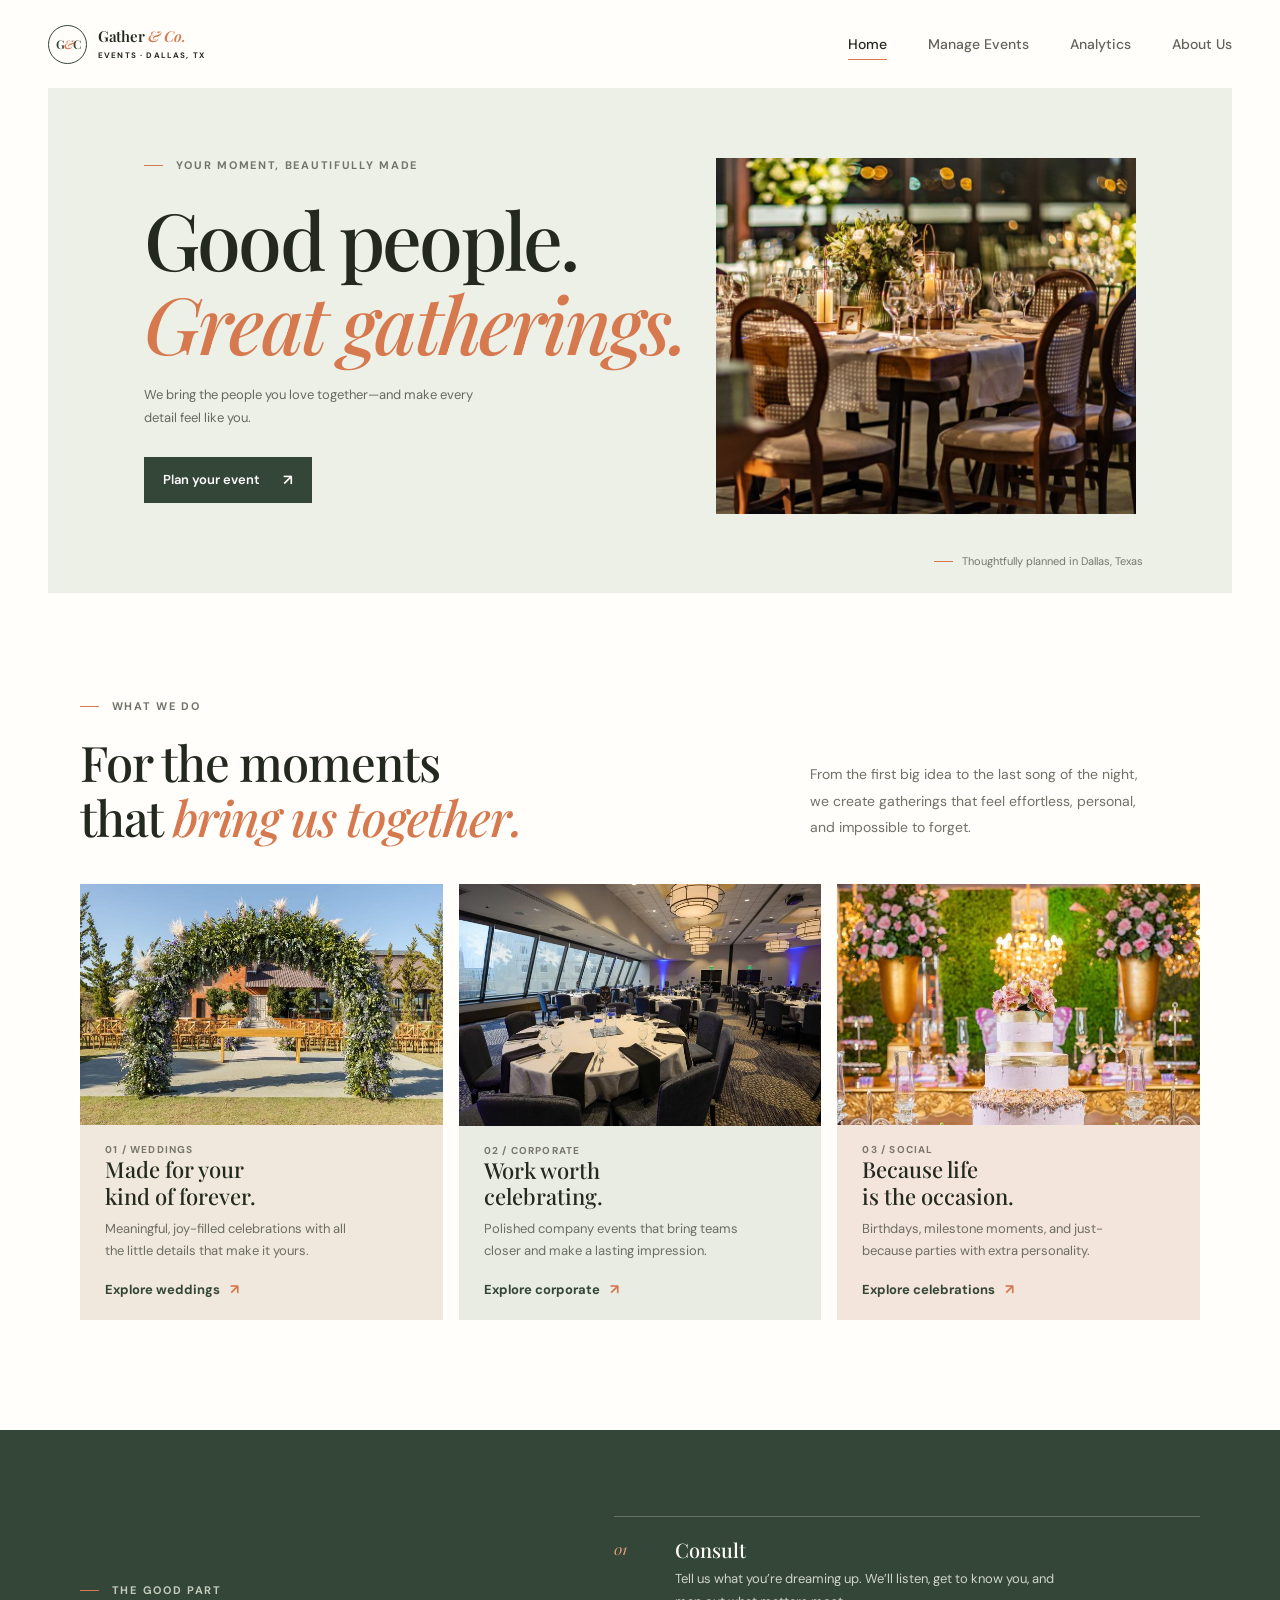
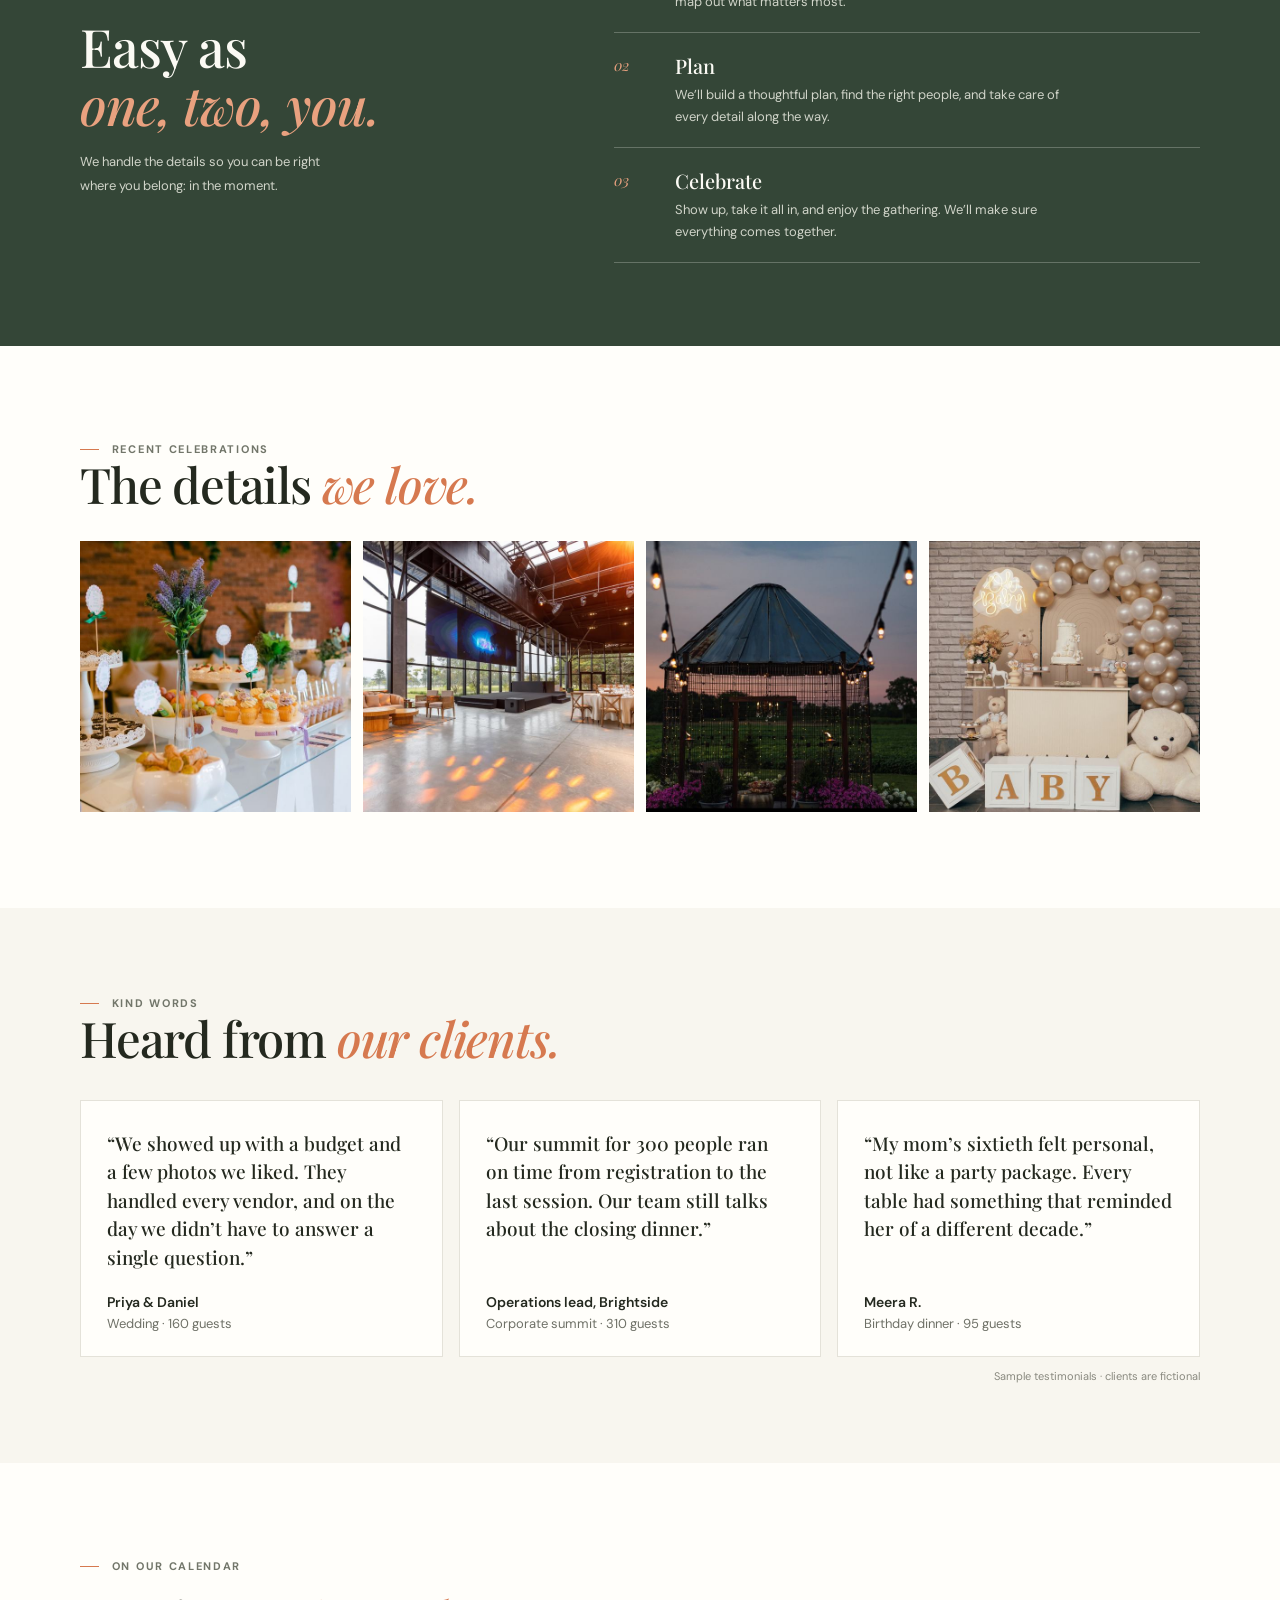
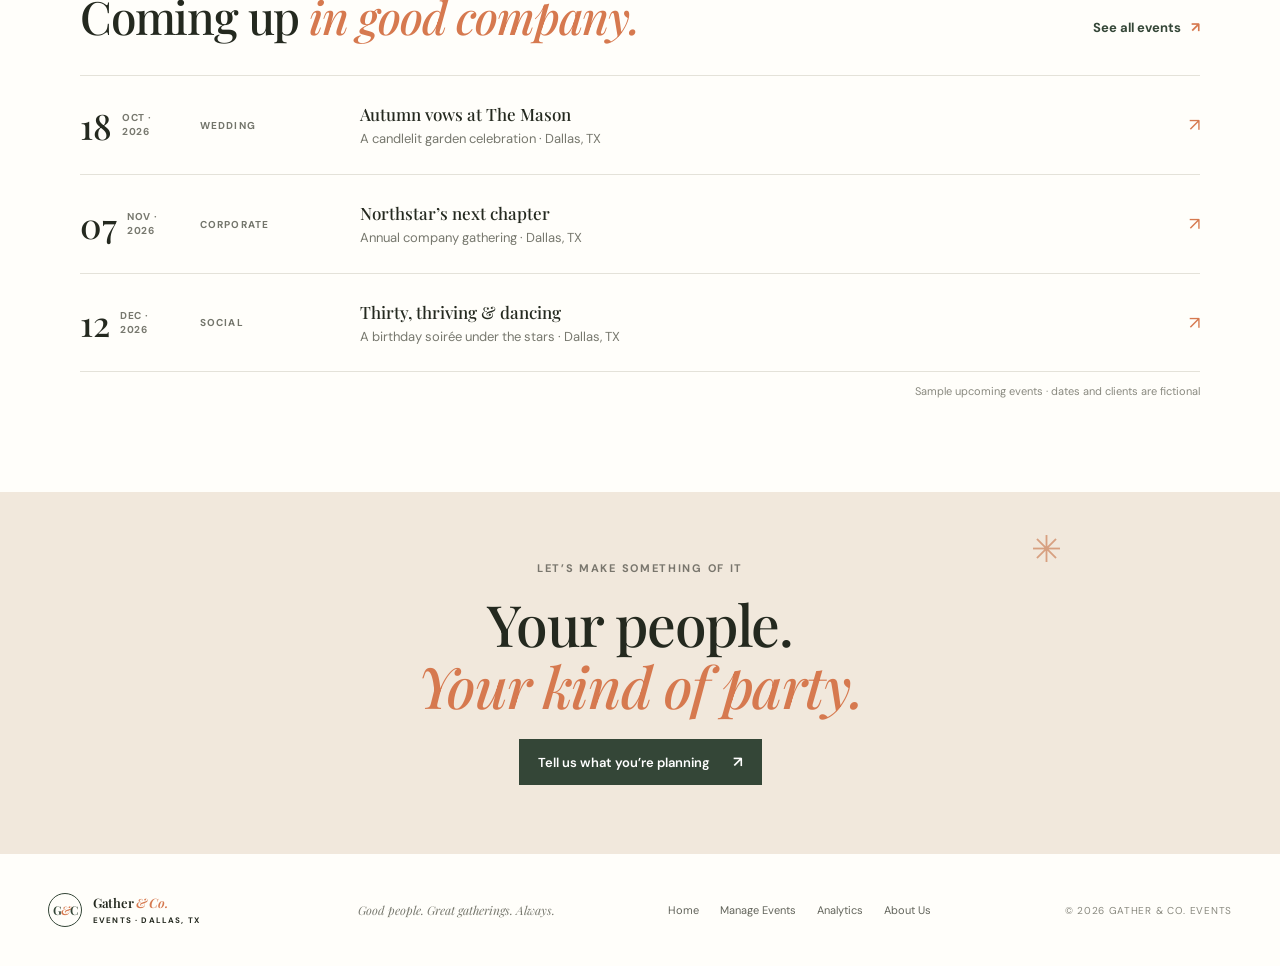
<file: index.html>
<!doctype html>
<html lang="en">
<head>
  <meta charset="utf-8">
  <meta name="viewport" content="width=device-width, initial-scale=1">
  <meta name="description" content="Gather & Co. Events plans thoughtful weddings, corporate gatherings, and celebrations in Dallas, Texas.">
  <title>Gather &amp; Co. Events | Dallas Event Planning</title>
  <link rel="preconnect" href="https://fonts.googleapis.com">
  <link rel="preconnect" href="https://fonts.gstatic.com" crossorigin>
  <link rel="stylesheet" href="https://fonts.googleapis.com/css2?family=DM+Sans:wght@400;500;600;700&family=Playfair+Display:ital,wght@0,500;0,600;0,700;1,500;1,600&display=swap">
  <link rel="stylesheet" href="css/style.css">
</head>
<body>
  <header class="site-header">
    <a class="brand" href="index.html" aria-label="Gather & Co. Events home">
      <span class="brand-mark" aria-hidden="true">G<span>&amp;</span>C</span>
      <span class="brand-name">Gather <span>&amp; Co.</span><small>EVENTS · DALLAS, TX</small></span>
    </a>
    <nav class="main-nav" aria-label="Main navigation">
      <a class="active" href="index.html" aria-current="page">Home</a>
      <a href="manageevents.html">Manage Events</a>
      <a href="analytics.html">Analytics</a>
      <a href="aboutus.html">About Us</a>
    </nav>
  </header>

  <main>
    <section class="hero">
      <div class="hero-content">
        <p class="eyebrow"><span></span> YOUR MOMENT, BEAUTIFULLY MADE</p>
        <h1>Good people.<br><em>Great gatherings.</em></h1>
        <p class="hero-copy">We bring the people you love together—and make every detail feel like you.</p>
        <a class="button button-dark" href="manageevents.html">Plan your event <span aria-hidden="true">↗</span></a>
      </div>
      <div class="hero-art">
        <img src="img/hero.jpg" alt="Candlelit reception tables with white flowers and wooden cane-back chairs" width="900" height="780" fetchpriority="high">
      </div>
      <div class="hero-note"><span class="note-line"></span> Thoughtfully planned in Dallas, Texas</div>
    </section>

    <section class="intro section-wrap">
      <p class="eyebrow"><span></span> WHAT WE DO</p>
      <div class="intro-heading">
        <h2>For the moments<br>that <em>bring us together.</em></h2>
        <p>From the first big idea to the last song of the night, we create gatherings that feel effortless, personal, and impossible to forget.</p>
      </div>
      <div class="service-grid">
        <article class="service-card wedding">
          <img class="service-photo" src="img/wedding.jpg" alt="Outdoor wedding ceremony with a greenery and lavender floral arch" width="720" height="480" loading="lazy">
          <div class="service-index">01 / WEDDINGS</div>
          <h3>Made for your<br>kind of forever.</h3>
          <p>Meaningful, joy-filled celebrations with all the little details that make it yours.</p>
          <a class="text-link" href="manageevents.html?type=Wedding">Explore weddings <span aria-hidden="true">↗</span></a>
        </article>
        <article class="service-card corporate">
          <img class="service-photo" src="img/corporate.jpg" alt="Ballroom set for a corporate dinner with round tables" width="720" height="480" loading="lazy">
          <div class="service-index">02 / CORPORATE</div>
          <h3>Work worth<br>celebrating.</h3>
          <p>Polished company events that bring teams closer and make a lasting impression.</p>
          <a class="text-link" href="manageevents.html?type=Corporate">Explore corporate <span aria-hidden="true">↗</span></a>
        </article>
        <article class="service-card social">
          <img class="service-photo" src="img/social.jpg" alt="Birthday dessert table with a tiered pink cake and roses" width="720" height="480" loading="lazy">
          <div class="service-index">03 / SOCIAL</div>
          <h3>Because life<br>is the occasion.</h3>
          <p>Birthdays, milestone moments, and just-because parties with extra personality.</p>
          <a class="text-link" href="manageevents.html?type=Birthday/Social">Explore celebrations <span aria-hidden="true">↗</span></a>
        </article>
      </div>
    </section>

    <section class="process">
      <div class="section-wrap process-inner">
        <div class="process-heading">
          <p class="eyebrow"><span></span> THE GOOD PART</p>
          <h2>Easy as<br><em>one, two, you.</em></h2>
          <p>We handle the details so you can be right where you belong: in the moment.</p>
        </div>
        <div class="steps">
          <article class="step">
            <span class="step-number">01</span>
            <div><h3>Consult</h3><p>Tell us what you’re dreaming up. We’ll listen, get to know you, and map out what matters most.</p></div>
          </article>
          <article class="step">
            <span class="step-number">02</span>
            <div><h3>Plan</h3><p>We’ll build a thoughtful plan, find the right people, and take care of every detail along the way.</p></div>
          </article>
          <article class="step">
            <span class="step-number">03</span>
            <div><h3>Celebrate</h3><p>Show up, take it all in, and enjoy the gathering. We’ll make sure everything comes together.</p></div>
          </article>
        </div>
      </div>
    </section>

    <section class="gallery section-wrap" aria-labelledby="gallery-title">
      <div class="gallery-top">
        <p class="eyebrow"><span></span> RECENT CELEBRATIONS</p>
        <h2 id="gallery-title">The details <em>we love.</em></h2>
      </div>
      <div class="gallery-grid">
        <img src="img/gallery1.jpg" alt="Dessert table with mini cupcakes, pastries, and fruit" width="600" height="600" loading="lazy">
        <img src="img/gallery2.jpg" alt="Event hall with a stage, large screen, and dinner tables" width="600" height="600" loading="lazy">
        <img src="img/gallery3.jpg" alt="Outdoor lounge under string lights at dusk" width="600" height="600" loading="lazy">
        <img src="img/gallery4.jpg" alt="Baby shower dessert table with a gold and white balloon arch" width="600" height="600" loading="lazy">
      </div>
    </section>

    <section class="testimonials" aria-labelledby="testimonials-title">
      <div class="section-wrap">
        <p class="eyebrow"><span></span> KIND WORDS</p>
        <h2 id="testimonials-title">Heard from <em>our clients.</em></h2>
        <div class="testimonial-grid">
          <figure class="testimonial">
            <blockquote>“We showed up with a budget and a few photos we liked. They handled every vendor, and on the day we didn’t have to answer a single question.”</blockquote>
            <figcaption><strong>Priya &amp; Daniel</strong><span>Wedding · 160 guests</span></figcaption>
          </figure>
          <figure class="testimonial">
            <blockquote>“Our summit for 300 people ran on time from registration to the last session. Our team still talks about the closing dinner.”</blockquote>
            <figcaption><strong>Operations lead, Brightside</strong><span>Corporate summit · 310 guests</span></figcaption>
          </figure>
          <figure class="testimonial">
            <blockquote>“My mom’s sixtieth felt personal, not like a party package. Every table had something that reminded her of a different decade.”</blockquote>
            <figcaption><strong>Meera R.</strong><span>Birthday dinner · 95 guests</span></figcaption>
          </figure>
        </div>
        <p class="sample-note">Sample testimonials · clients are fictional</p>
      </div>
    </section>

    <section class="upcoming section-wrap">
      <div class="upcoming-top">
        <div>
          <p class="eyebrow"><span></span> ON OUR CALENDAR</p>
          <h2>Coming up <em>in good company.</em></h2>
        </div>
        <a class="text-link" href="manageevents.html">See all events <span aria-hidden="true">↗</span></a>
      </div>
      <div class="event-list">
        <a class="event-row" href="manageevents.html">
          <div class="event-date"><strong>18</strong><span>OCT · 2026</span></div>
          <div class="event-type">WEDDING</div>
          <div class="event-details"><h3>Autumn vows at The Mason</h3><p>A candlelit garden celebration · Dallas, TX</p></div>
          <span class="event-arrow" aria-hidden="true">↗</span>
        </a>
        <a class="event-row" href="manageevents.html">
          <div class="event-date"><strong>07</strong><span>NOV · 2026</span></div>
          <div class="event-type">CORPORATE</div>
          <div class="event-details"><h3>Northstar’s next chapter</h3><p>Annual company gathering · Dallas, TX</p></div>
          <span class="event-arrow" aria-hidden="true">↗</span>
        </a>
        <a class="event-row" href="manageevents.html">
          <div class="event-date"><strong>12</strong><span>DEC · 2026</span></div>
          <div class="event-type">SOCIAL</div>
          <div class="event-details"><h3>Thirty, thriving &amp; dancing</h3><p>A birthday soirée under the stars · Dallas, TX</p></div>
          <span class="event-arrow" aria-hidden="true">↗</span>
        </a>
      </div>
      <p class="sample-note">Sample upcoming events · dates and clients are fictional</p>
    </section>

    <section class="contact-cta">
      <div class="cta-spark" aria-hidden="true">✳</div>
      <p class="eyebrow">LET’S MAKE SOMETHING OF IT</p>
      <h2>Your people.<br><em>Your kind of party.</em></h2>
      <a class="button button-light" href="manageevents.html">Tell us what you’re planning <span aria-hidden="true">↗</span></a>
    </section>
  </main>

  <footer class="site-footer">
    <a class="brand footer-brand" href="index.html">
      <span class="brand-mark" aria-hidden="true">G<span>&amp;</span>C</span>
      <span class="brand-name">Gather <span>&amp; Co.</span><small>EVENTS · DALLAS, TX</small></span>
    </a>
    <p>Good people. Great gatherings. Always.</p>
    <div class="footer-links">
      <a href="index.html" aria-current="page">Home</a>
      <a href="manageevents.html">Manage Events</a>
      <a href="analytics.html">Analytics</a>
      <a href="aboutus.html">About Us</a>
    </div>
    <small class="copyright">© 2026 GATHER &amp; CO. EVENTS</small>
  </footer>
</body>
</html>
</file>
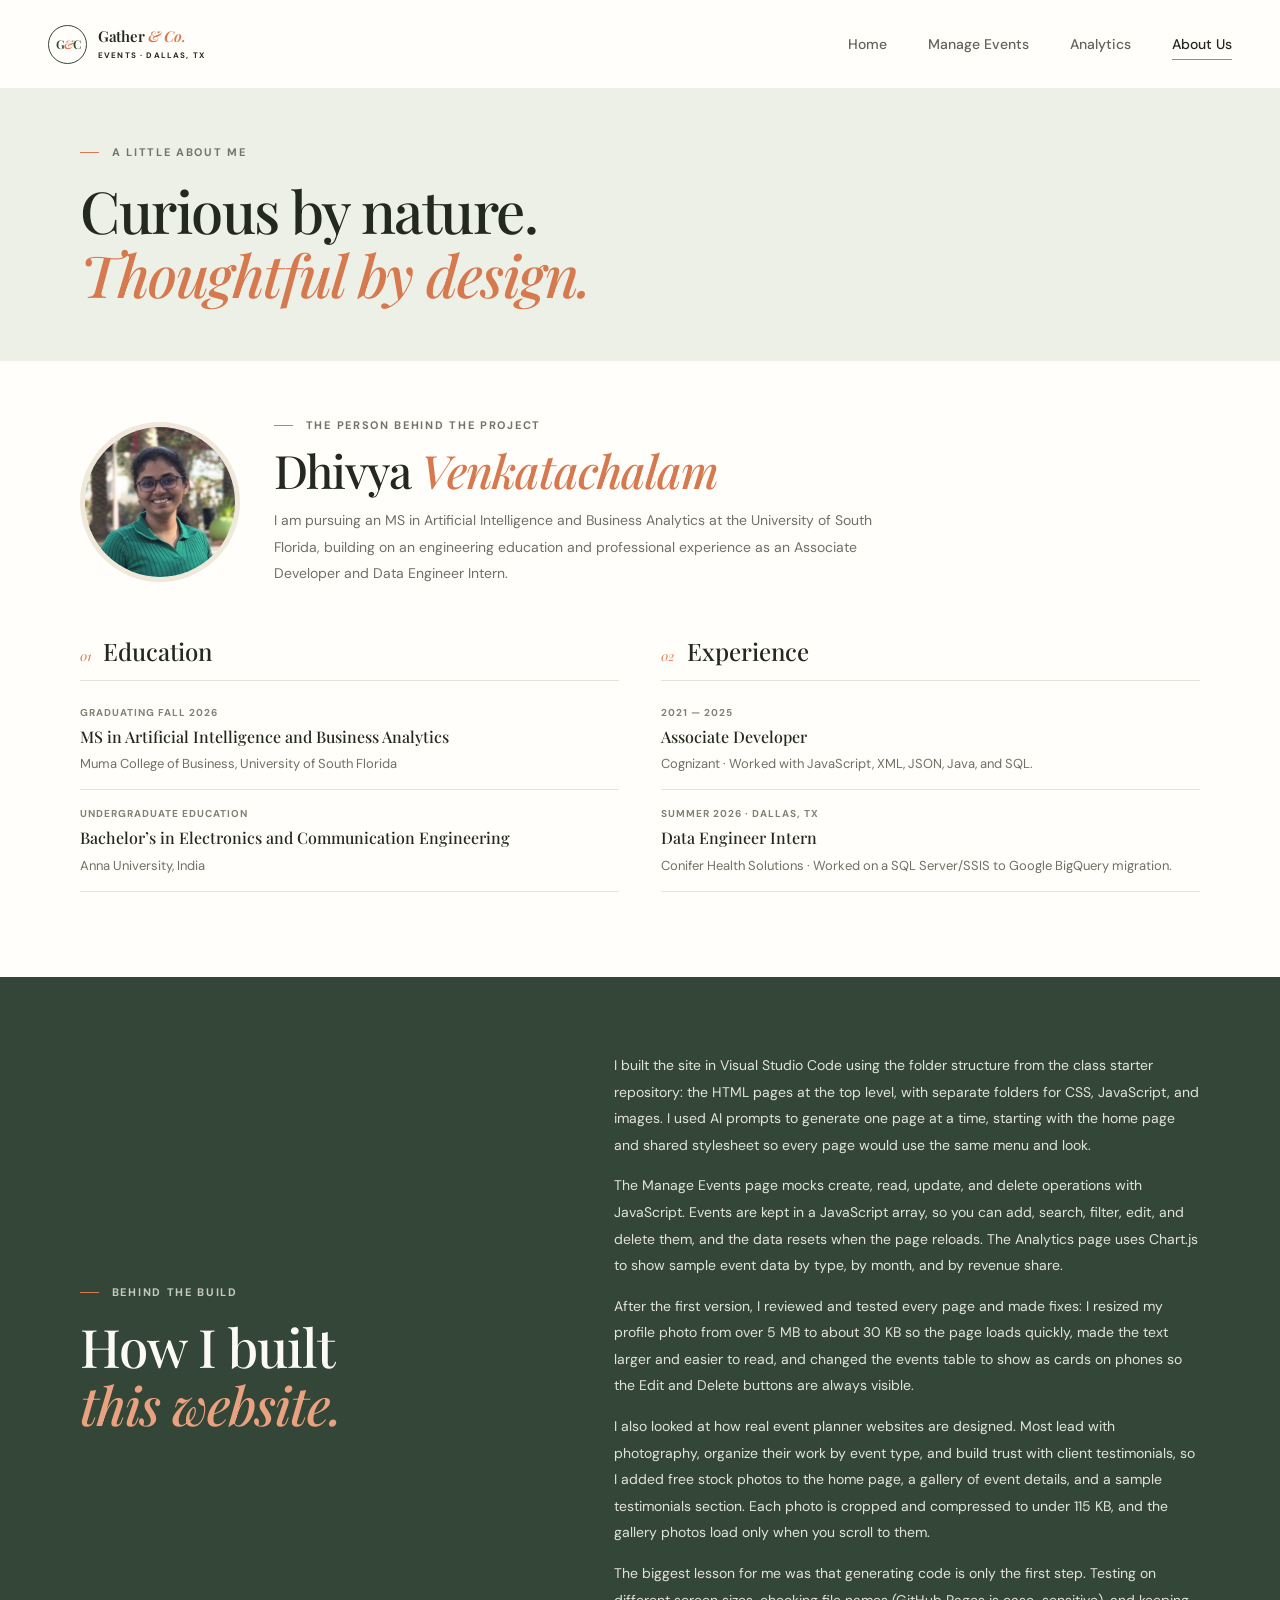
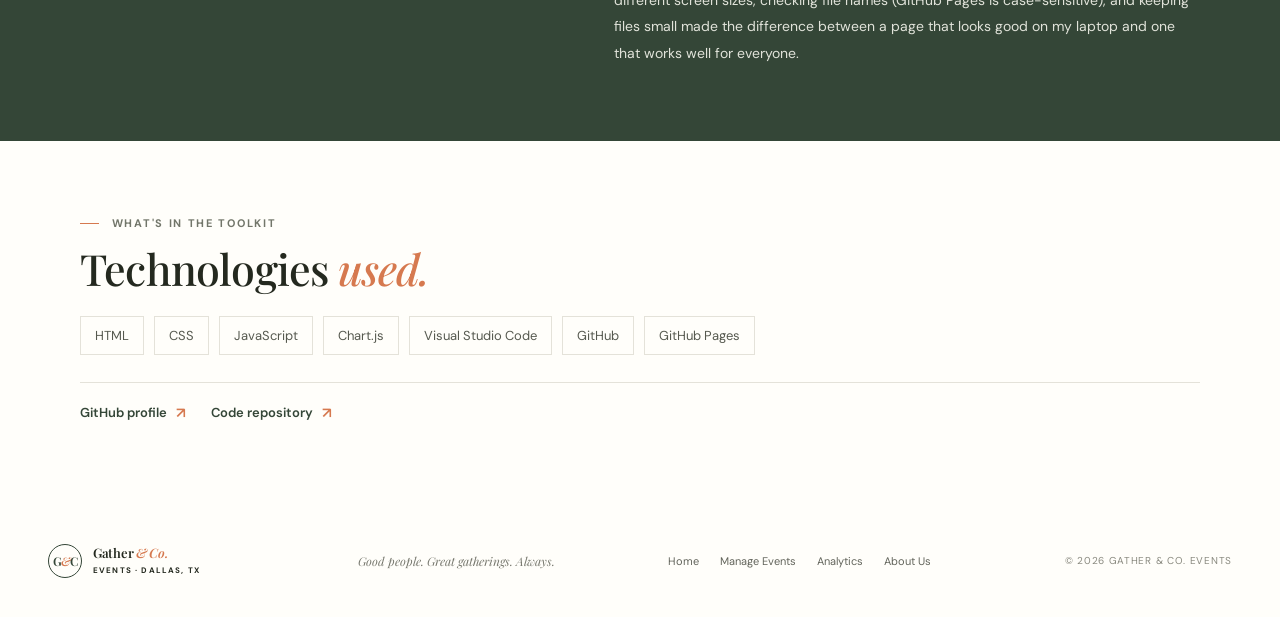
<file: aboutus.html>
<!doctype html>
<html lang="en">
<head>
  <meta charset="utf-8">
  <meta name="viewport" content="width=device-width, initial-scale=1">
  <meta name="description" content="About Dhivya Venkatachalam and how she built the Gather & Co. Events website.">
  <title>About Us | Gather &amp; Co. Events</title>
  <link rel="preconnect" href="https://fonts.googleapis.com">
  <link rel="preconnect" href="https://fonts.gstatic.com" crossorigin>
  <link rel="stylesheet" href="https://fonts.googleapis.com/css2?family=DM+Sans:wght@400;500;600;700&family=Playfair+Display:ital,wght@0,500;0,600;0,700;1,500;1,600&display=swap">
  <link rel="stylesheet" href="css/style.css">
</head>
<body>
  <header class="site-header">
    <a class="brand" href="index.html" aria-label="Gather & Co. Events home">
      <span class="brand-mark" aria-hidden="true">G<span>&amp;</span>C</span>
      <span class="brand-name">Gather <span>&amp; Co.</span><small>EVENTS · DALLAS, TX</small></span>
    </a>
    <nav class="main-nav" aria-label="Main navigation">
      <a href="index.html">Home</a>
      <a href="manageevents.html">Manage Events</a>
      <a href="analytics.html">Analytics</a>
      <a class="active" href="aboutus.html" aria-current="page">About Us</a>
    </nav>
  </header>

  <main>
    <section class="about-intro">
      <div class="section-wrap">
        <p class="eyebrow"><span></span> A LITTLE ABOUT ME</p>
        <h1>Curious by nature.<br><em>Thoughtful by design.</em></h1>
      </div>
    </section>

    <section class="about-profile section-wrap" aria-labelledby="profile-name">
      <div class="profile-heading">
        <img class="profile-photo" src="img/dhivya.jpg" alt="Dhivya Venkatachalam" width="160" height="160">
        <div class="profile-intro">
          <p class="eyebrow"><span></span> THE PERSON BEHIND THE PROJECT</p>
          <h2 id="profile-name">Dhivya <em>Venkatachalam</em></h2>
          <p class="profile-summary">I am pursuing an MS in Artificial Intelligence and Business Analytics at the University of South Florida, building on an engineering education and professional experience as an Associate Developer and Data Engineer Intern.</p>
        </div>
      </div>

      <div class="profile-details">
        <section class="about-detail" aria-labelledby="education-title">
          <div class="about-detail-heading">
            <span class="about-number">01</span>
            <h3 id="education-title">Education</h3>
          </div>
          <article class="bio-item">
            <p class="bio-meta">GRADUATING FALL 2026</p>
            <h4>MS in Artificial Intelligence and Business Analytics</h4>
            <p>Muma College of Business, University of South Florida</p>
          </article>
          <article class="bio-item">
            <p class="bio-meta">UNDERGRADUATE EDUCATION</p>
            <h4>Bachelor’s in Electronics and Communication Engineering</h4>
            <p>Anna University, India</p>
          </article>
        </section>

        <section class="about-detail" aria-labelledby="experience-title">
          <div class="about-detail-heading">
            <span class="about-number">02</span>
            <h3 id="experience-title">Experience</h3>
          </div>
          <article class="bio-item">
            <p class="bio-meta">2021 — 2025</p>
            <h4>Associate Developer</h4>
            <p>Cognizant · Worked with JavaScript, XML, JSON, Java, and SQL.</p>
          </article>
          <article class="bio-item">
            <p class="bio-meta">SUMMER 2026 · DALLAS, TX</p>
            <h4>Data Engineer Intern</h4>
            <p>Conifer Health Solutions · Worked on a SQL Server/SSIS to Google BigQuery migration.</p>
          </article>
        </section>
      </div>
    </section>

    <section class="website-story">
      <div class="section-wrap story-inner">
        <div class="story-heading">
          <p class="eyebrow"><span></span> BEHIND THE BUILD</p>
          <h2>How I built<br><em>this website.</em></h2>
        </div>
        <div class="story-copy">
          <p>I built the site in Visual Studio Code using the folder structure from the class starter repository: the HTML pages at the top level, with separate folders for CSS, JavaScript, and images. I used AI prompts to generate one page at a time, starting with the home page and shared stylesheet so every page would use the same menu and look.</p>
          <p>The Manage Events page mocks create, read, update, and delete operations with JavaScript. Events are kept in a JavaScript array, so you can add, search, filter, edit, and delete them, and the data resets when the page reloads. The Analytics page uses Chart.js to show sample event data by type, by month, and by revenue share.</p>
          <p>After the first version, I reviewed and tested every page and made fixes: I resized my profile photo from over 5 MB to about 30 KB so the page loads quickly, made the text larger and easier to read, and changed the events table to show as cards on phones so the Edit and Delete buttons are always visible.</p>
          <p>I also looked at how real event planner websites are designed. Most lead with photography, organize their work by event type, and build trust with client testimonials, so I added free stock photos to the home page, a gallery of event details, and a sample testimonials section. Each photo is cropped and compressed to under 115 KB, and the gallery photos load only when you scroll to them.</p>
          <p>The biggest lesson for me was that generating code is only the first step. Testing on different screen sizes, checking file names (GitHub Pages is case-sensitive), and keeping files small made the difference between a page that looks good on my laptop and one that works well for everyone.</p>
        </div>
      </div>
    </section>

    <section class="about-tools section-wrap">
      <div class="tools-heading">
        <p class="eyebrow"><span></span> WHAT'S IN THE TOOLKIT</p>
        <h2>Technologies <em>used.</em></h2>
      </div>
      <ul class="technology-list" aria-label="Technologies used">
        <li>HTML</li>
        <li>CSS</li>
        <li>JavaScript</li>
        <li>Chart.js</li>
        <li>Visual Studio Code</li>
        <li>GitHub</li>
        <li>GitHub Pages</li>
      </ul>
      <div class="about-links">
        <a href="https://github.com/DhivyaV-USF" target="_blank" rel="noopener noreferrer">GitHub profile <span aria-hidden="true">↗</span></a>
        <a href="https://github.com/DhivyaV-USF/event-planning" target="_blank" rel="noopener noreferrer">Code repository <span aria-hidden="true">↗</span></a>
      </div>
    </section>
  </main>

  <footer class="site-footer">
    <a class="brand footer-brand" href="index.html">
      <span class="brand-mark" aria-hidden="true">G<span>&amp;</span>C</span>
      <span class="brand-name">Gather <span>&amp; Co.</span><small>EVENTS · DALLAS, TX</small></span>
    </a>
    <p>Good people. Great gatherings. Always.</p>
    <div class="footer-links">
      <a href="index.html">Home</a>
      <a href="manageevents.html">Manage Events</a>
      <a href="analytics.html">Analytics</a>
      <a href="aboutus.html" aria-current="page">About Us</a>
    </div>
    <small class="copyright">© 2026 GATHER &amp; CO. EVENTS</small>
  </footer>
</body>
</html>
</file>
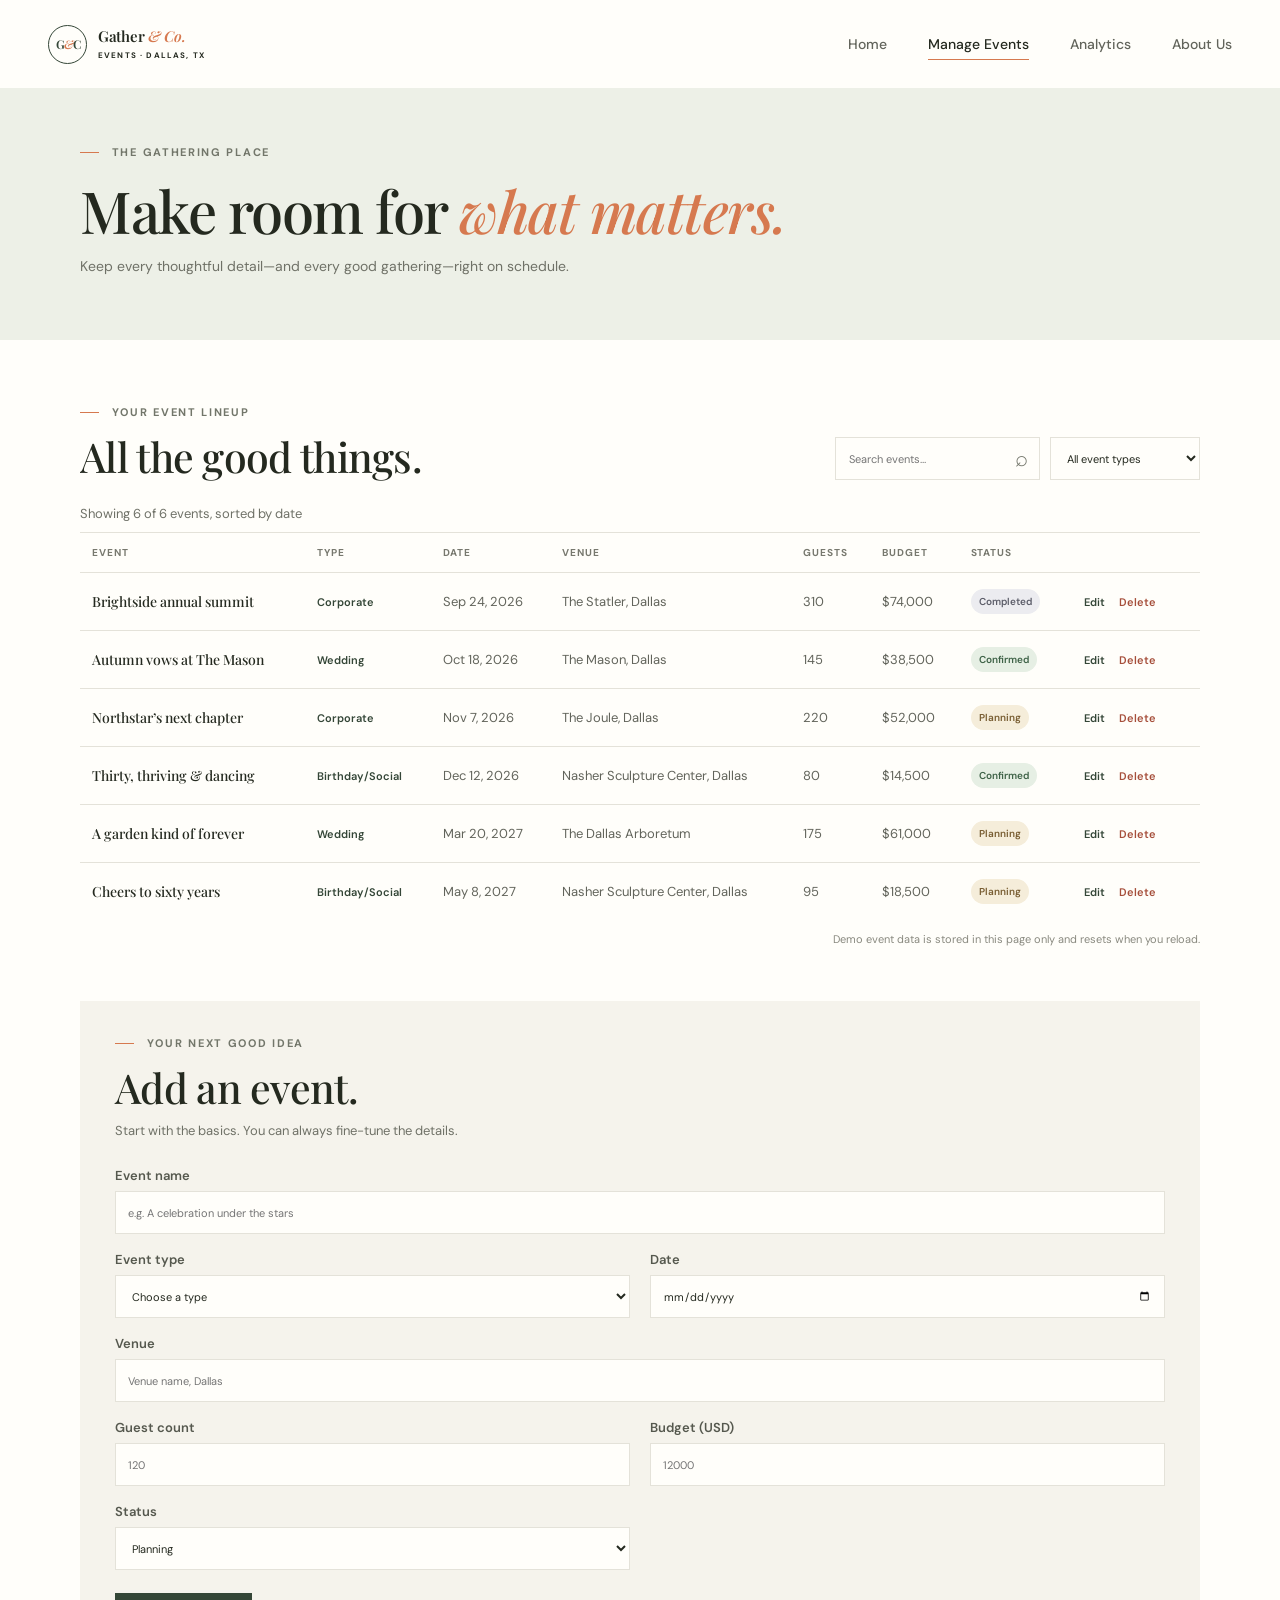
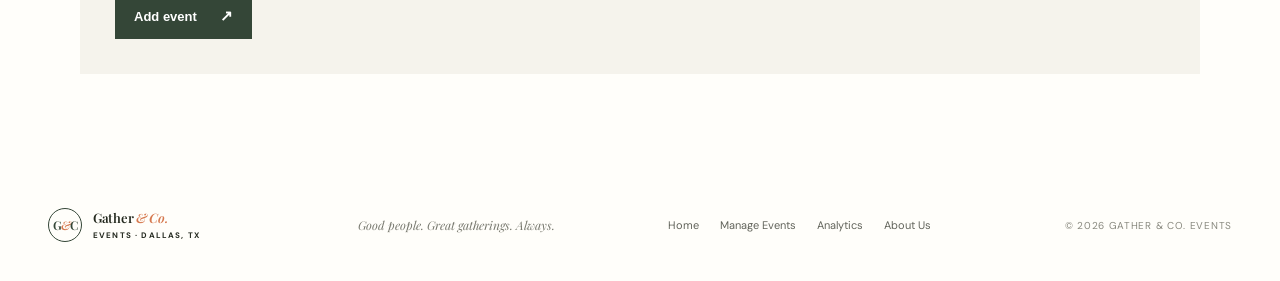
<file: manageevents.html>
<!doctype html>
<html lang="en">
<head>
  <meta charset="utf-8">
  <meta name="viewport" content="width=device-width, initial-scale=1">
  <meta name="description" content="Manage Gather & Co. Events' wedding, corporate, and social event schedule.">
  <title>Manage Events | Gather &amp; Co. Events</title>
  <link rel="preconnect" href="https://fonts.googleapis.com">
  <link rel="preconnect" href="https://fonts.gstatic.com" crossorigin>
  <link rel="stylesheet" href="https://fonts.googleapis.com/css2?family=DM+Sans:wght@400;500;600;700&family=Playfair+Display:ital,wght@0,500;0,600;0,700;1,500;1,600&display=swap">
  <link rel="stylesheet" href="css/style.css">
  <script src="js/manageevents.js" defer></script>
</head>
<body>
  <header class="site-header">
    <a class="brand" href="index.html" aria-label="Gather & Co. Events home">
      <span class="brand-mark" aria-hidden="true">G<span>&amp;</span>C</span>
      <span class="brand-name">Gather <span>&amp; Co.</span><small>EVENTS · DALLAS, TX</small></span>
    </a>
    <nav class="main-nav" aria-label="Main navigation">
      <a href="index.html">Home</a>
      <a class="active" href="manageevents.html" aria-current="page">Manage Events</a>
      <a href="analytics.html">Analytics</a>
      <a href="aboutus.html">About Us</a>
    </nav>
  </header>

  <main>
    <section class="manage-intro">
      <div class="section-wrap">
        <p class="eyebrow"><span></span> THE GATHERING PLACE</p>
        <h1>Make room for <em>what matters.</em></h1>
        <p>Keep every thoughtful detail—and every good gathering—right on schedule.</p>
      </div>
    </section>

    <section class="manage-content section-wrap" aria-label="Event management">
      <div class="manage-toolbar">
        <div>
          <p class="eyebrow"><span></span> YOUR EVENT LINEUP</p>
          <h2>All the good things.</h2>
        </div>
        <div class="event-filters">
          <label class="search-field">
            <span class="visually-hidden">Search events</span>
            <input id="event-search" type="search" placeholder="Search events…" autocomplete="off">
            <span class="search-icon" aria-hidden="true">⌕</span>
          </label>
          <label>
            <span class="visually-hidden">Filter by event type</span>
            <select id="event-filter">
              <option value="all">All event types</option>
              <option value="Wedding">Wedding</option>
              <option value="Corporate">Corporate</option>
              <option value="Birthday/Social">Birthday/Social</option>
            </select>
          </label>
        </div>
      </div>

      <p id="event-message" class="event-message" role="status" aria-live="polite" hidden></p>
      <p id="results-count" class="results-count"></p>
      <div class="event-table-wrap">
        <table class="event-table">
          <caption class="visually-hidden">Gather &amp; Co. event schedule</caption>
          <thead>
            <tr>
              <th scope="col">Event</th>
              <th scope="col">Type</th>
              <th scope="col">Date</th>
              <th scope="col">Venue</th>
              <th scope="col">Guests</th>
              <th scope="col">Budget</th>
              <th scope="col">Status</th>
              <th scope="col"><span class="visually-hidden">Actions</span></th>
            </tr>
          </thead>
          <tbody id="event-table-body"></tbody>
        </table>
      </div>
      <p class="demo-note">Demo event data is stored in this page only and resets when you reload.</p>

      <section class="event-form-card" aria-labelledby="event-form-title">
        <div class="form-heading">
          <p class="eyebrow"><span></span> YOUR NEXT GOOD IDEA</p>
          <h2 id="event-form-title">Add an event.</h2>
          <p>Start with the basics. You can always fine-tune the details.</p>
        </div>
        <form id="event-form">
          <div class="form-grid">
            <label class="form-field form-field-wide">
              <span>Event name</span>
              <input id="event-name" name="name" type="text" maxlength="80" placeholder="e.g. A celebration under the stars" required>
            </label>
            <label class="form-field">
              <span>Event type</span>
              <select id="event-type" name="type" required>
                <option value="" disabled selected>Choose a type</option>
                <option value="Wedding">Wedding</option>
                <option value="Corporate">Corporate</option>
                <option value="Birthday/Social">Birthday/Social</option>
              </select>
            </label>
            <label class="form-field">
              <span>Date</span>
              <input id="event-date" name="date" type="date" required>
            </label>
            <label class="form-field form-field-wide">
              <span>Venue</span>
              <input id="event-venue" name="venue" type="text" maxlength="100" placeholder="Venue name, Dallas" required>
            </label>
            <label class="form-field">
              <span>Guest count</span>
              <input id="event-guests" name="guests" type="number" min="1" max="100000" step="1" placeholder="120" required>
            </label>
            <label class="form-field">
              <span>Budget (USD)</span>
              <input id="event-budget" name="budget" type="number" min="0" max="100000000" step="0.01" placeholder="12000" required>
            </label>
            <label class="form-field">
              <span>Status</span>
              <select id="event-status" name="status" required>
                <option value="Planning">Planning</option>
                <option value="Confirmed">Confirmed</option>
                <option value="Completed">Completed</option>
              </select>
            </label>
          </div>
          <div class="form-actions">
            <button class="button button-dark" id="save-event" type="submit">Add event <span aria-hidden="true">↗</span></button>
            <button class="form-cancel" id="cancel-edit" type="button" hidden>Cancel edit</button>
          </div>
        </form>
      </section>
    </section>
  </main>

  <footer class="site-footer">
    <a class="brand footer-brand" href="index.html">
      <span class="brand-mark" aria-hidden="true">G<span>&amp;</span>C</span>
      <span class="brand-name">Gather <span>&amp; Co.</span><small>EVENTS · DALLAS, TX</small></span>
    </a>
    <p>Good people. Great gatherings. Always.</p>
    <div class="footer-links">
      <a href="index.html">Home</a>
      <a href="manageevents.html" aria-current="page">Manage Events</a>
      <a href="analytics.html">Analytics</a>
      <a href="aboutus.html">About Us</a>
    </div>
    <small class="copyright">© 2026 GATHER &amp; CO. EVENTS</small>
  </footer>
</body>
</html>
</file>
<file: css/style.css>
:root {
  --ink: #24291f;
  --muted: #6f7167;
  --cream: #f8f6ef;
  --paper: #fffefa;
  --green: #344637;
  --sage: #dfe5d7;
  --orange: #d6794f;
  --line: #e4e2d9;
  --serif: 'Playfair Display', Georgia, serif;
  --sans: 'DM Sans', Arial, sans-serif;
}

* { box-sizing: border-box; }

html { scroll-behavior: smooth; }

body {
  margin: 0;
  color: var(--ink);
  background: var(--paper);
  font-family: var(--sans);
  -webkit-font-smoothing: antialiased;
}

a { color: inherit; text-decoration: none; }

.site-header {
  width: min(100% - 96px, 1320px);
  min-height: 88px;
  margin: 0 auto;
  display: flex;
  justify-content: space-between;
  align-items: center;
  gap: 32px;
}

.brand { display: inline-flex; align-items: center; gap: 11px; }

.brand-mark {
  width: 39px;
  height: 39px;
  border: 1px solid var(--green);
  border-radius: 50%;
  display: flex;
  align-items: center;
  justify-content: center;
  color: var(--green);
  font: 600 12px var(--serif);
  letter-spacing: -1px;
  white-space: nowrap;
}

.brand-mark span { color: var(--orange); font-style: italic; }

.brand-name {
  font: 600 15px var(--serif);
  letter-spacing: -.3px;
  line-height: 1.1;
}

.brand-name > span { color: var(--orange); font-style: italic; }

.brand-name small {
  display: block;
  margin-top: 5px;
  font: 700 8px var(--sans);
  letter-spacing: 1.15px;
}

.main-nav { display: flex; align-items: center; gap: clamp(22px, 3.2vw, 48px); }

.main-nav a {
  position: relative;
  padding: 9px 0;
  color: #62645b;
  font-size: 14px;
  font-weight: 500;
  transition: color .2s ease;
}

.main-nav a:hover, .main-nav a.active { color: var(--ink); }

.main-nav a.active::after {
  position: absolute;
  right: 0;
  bottom: 2px;
  left: 0;
  height: 1px;
  background: var(--orange);
  content: '';
}

.hero {
  position: relative;
  width: min(100% - 96px, 1320px);
  min-height: 505px;
  margin: 0 auto;
  padding: 62px 7.5% 72px;
  display: grid;
  grid-template-columns: 1.1fr .9fr;
  align-items: center;
  overflow: hidden;
  background: #edf0e7;
}

.hero-content { position: relative; z-index: 2; padding-bottom: 10px; }

.eyebrow {
  margin: 0;
  color: #72766a;
  font-size: 11px;
  font-weight: 700;
  letter-spacing: 1.7px;
}

.eyebrow > span {
  display: inline-block;
  width: 19px;
  height: 1px;
  margin: 0 8px 3px 0;
  background: var(--orange);
}

h1, h2, h3, p { margin-top: 0; }

.hero h1 {
  margin: 25px 0 18px;
  font: 500 clamp(48px, 6.3vw, 79px)/1.06 var(--serif);
  letter-spacing: -2.8px;
}

h1 em, h2 em { color: var(--orange); font-weight: 500; }

.hero-copy {
  max-width: 340px;
  margin-bottom: 27px;
  color: #65695f;
  font-size: 13px;
  line-height: 1.8;
}

.button {
  min-height: 46px;
  padding: 0 19px;
  display: inline-flex;
  justify-content: center;
  align-items: center;
  gap: 23px;
  font-size: 13px;
  font-weight: 600;
  transition: transform .2s ease, background .2s ease;
}

.button:hover { transform: translateY(-2px); }
.button span { font-size: 15px; }
.button-dark { color: white; background: var(--green); }
.button-dark:hover { background: #26372a; }

.hero-art {
  position: relative;
  width: min(100%, 420px);
  height: 356px;
  justify-self: end;
  overflow: hidden;
  background: #d9dfd0;
}

.sun-disc {
  position: absolute;
  top: -64px;
  right: -38px;
  width: 270px;
  height: 270px;
  border-radius: 50%;
  background: #e9d8c2;
}

.table-shape {
  position: absolute;
  right: -8%;
  bottom: -13%;
  left: -7%;
  height: 52%;
  border-radius: 50% 50% 0 0;
  background: #b8a994;
  transform: rotate(-4deg);
}

.art-caption {
  position: absolute;
  top: 38px;
  left: 31px;
  z-index: 1;
  color: var(--green);
  font: italic 19px/1.35 var(--serif);
}

.flower { position: absolute; z-index: 2; width: 57px; height: 57px; }
.flower-one { right: 77px; bottom: 118px; transform: rotate(11deg); }
.flower-two { right: 36px; bottom: 105px; transform: scale(.65) rotate(-13deg); }
.flower i { position: absolute; top: 4px; left: 23px; width: 12px; height: 23px; border-radius: 50%; background: #f4eee0; transform-origin: 6px 25px; }
.flower i:nth-child(2) { transform: rotate(90deg); }
.flower i:nth-child(3) { transform: rotate(180deg); }
.flower i:nth-child(4) { transform: rotate(270deg); }
.flower b { position: absolute; top: 24px; left: 24px; width: 10px; height: 10px; border-radius: 50%; background: var(--orange); }

.candle {
  position: absolute;
  z-index: 3;
  bottom: 75px;
  width: 14px;
  height: 65px;
  border-radius: 2px 2px 0 0;
  background: #f8f1df;
  box-shadow: inset 2px 0 #e5dac4;
}

.candle::before {
  position: absolute;
  top: -11px;
  left: 5px;
  width: 4px;
  height: 10px;
  border-radius: 100% 0 100% 0;
  background: #e6a55b;
  content: '';
}

.candle-one { right: 165px; }
.candle-two { right: 194px; bottom: 57px; height: 45px; }
.art-number { position: absolute; right: 20px; bottom: 17px; z-index: 3; color: #555c4d; font-size: 11px; letter-spacing: 1px; }
.art-number span { margin: 0 5px; color: var(--orange); }

.hero-note {
  position: absolute;
  right: 7.5%;
  bottom: 25px;
  display: flex;
  align-items: center;
  gap: 9px;
  color: #74776d;
  font-size: 11px;
}

.note-line { width: 19px; height: 1px; background: var(--orange); }

.section-wrap { width: min(100% - 144px, 1120px); margin: 0 auto; }

.intro { padding-top: 106px; padding-bottom: 110px; }

.intro-heading {
  margin: 21px 0 39px;
  display: flex;
  justify-content: space-between;
  align-items: end;
  gap: 40px;
}

.intro h2, .upcoming h2, .gallery h2, .testimonials h2 {
  margin-bottom: 0;
  font: 500 clamp(36px, 4vw, 49px)/1.13 var(--serif);
  letter-spacing: -1.2px;
}

.intro-heading > p {
  max-width: 345px;
  margin: 0 4% 4px 0;
  color: var(--muted);
  font-size: 14px;
  line-height: 1.9;
}

.service-grid { display: grid; grid-template-columns: repeat(3, 1fr); gap: 16px; }

.service-card {
  min-height: 270px;
  padding: 23px 25px 22px;
  display: flex;
  flex-direction: column;
  align-items: flex-start;
}

.wedding { background: #f0e8dc; }
.corporate { background: #e8ece3; }
.social { background: #f4e5dc; }

.service-index { color: #78766c; font-size: 10px; font-weight: 700; letter-spacing: 1.2px; }
.service-icon { margin: 18px 0 12px; color: var(--orange); font-size: 24px; }
.service-card h3 { margin: 0 0 9px; font: 500 22px/1.2 var(--serif); }
.service-card p { max-width: 260px; margin-bottom: 18px; color: #6c6d64; font-size: 13px; line-height: 1.7; }

.text-link {
  display: inline-flex;
  align-items: center;
  gap: 10px;
  color: var(--green);
  font-size: 13px;
  font-weight: 700;
}

.text-link span { color: var(--orange); font-size: 14px; }
.service-card .text-link { margin-top: auto; }

.process { background: var(--green); color: #fbfaf4; }

.process-inner {
  min-height: 390px;
  padding-top: 86px;
  padding-bottom: 83px;
  display: grid;
  grid-template-columns: .85fr 1.15fr;
  align-items: center;
  gap: 9%;
}

.process .eyebrow { color: #c4cbbd; }
.process-heading h2 { margin: 20px 0 17px; font: 500 clamp(39px, 4.5vw, 53px)/1.1 var(--serif); letter-spacing: -1px; }
.process-heading h2 em { color: #e9a17f; }
.process-heading > p:last-child { max-width: 270px; margin: 0; color: #d0d4c9; font-size: 13px; line-height: 1.8; }
.steps { border-top: 1px solid #657366; }

.step {
  padding: 19px 0;
  display: grid;
  grid-template-columns: 48px 1fr;
  gap: 13px;
  border-bottom: 1px solid #657366;
}

.step-number { padding-top: 3px; color: #e9a17f; font: italic 15px var(--serif); }
.step h3 { margin: 0 0 5px; font: 500 20px var(--serif); }
.step p { max-width: 390px; margin: 0; color: #d0d4c9; font-size: 13px; line-height: 1.7; }

.upcoming { padding-top: 102px; padding-bottom: 94px; }

.upcoming-top { margin-bottom: 32px; display: flex; justify-content: space-between; align-items: end; gap: 24px; }
.upcoming-top .eyebrow { margin-bottom: 18px; }
.upcoming h2 { font-size: clamp(34px, 4vw, 46px); }
.upcoming-top > .text-link { margin-bottom: 7px; }

.event-row {
  min-height: 99px;
  display: grid;
  grid-template-columns: 100px 140px 1fr 25px;
  align-items: center;
  gap: 20px;
  border-top: 1px solid var(--line);
}

.event-row:last-child { border-bottom: 1px solid var(--line); }
.event-date { display: flex; align-items: center; gap: 10px; }
.event-date strong { font: 500 35px var(--serif); }
.event-date span { max-width: 42px; color: #77786e; font-size: 10px; font-weight: 700; line-height: 1.4; letter-spacing: .7px; }
.event-type { color: #73756b; font-size: 10px; font-weight: 700; letter-spacing: 1.1px; }
.event-details h3 { margin: 0 0 5px; font: 500 17px var(--serif); }
.event-details p { margin: 0; color: #77786e; font-size: 13px; }
.event-arrow { color: var(--orange); font-size: 18px; text-align: right; }
.sample-note { margin: 12px 0 0; color: #89897f; font-size: 11px; text-align: right; }

.contact-cta {
  position: relative;
  min-height: 345px;
  padding: 69px 24px;
  display: flex;
  flex-direction: column;
  align-items: center;
  justify-content: center;
  overflow: hidden;
  color: var(--ink);
  background: #f1e8dc;
  text-align: center;
}

.cta-spark { position: absolute; top: 33px; right: 17%; color: #d7a080; font-size: 37px; }
.contact-cta .eyebrow { color: #79766d; }
.contact-cta h2 { margin: 18px 0 23px; font: 500 clamp(39px, 5vw, 57px)/1.08 var(--serif); letter-spacing: -1.4px; }
.contact-cta h2 em { color: var(--orange); }
.button-light { color: white; background: var(--green); }
.button-light:hover { background: #26372a; }

.site-footer {
  width: min(100% - 96px, 1320px);
  min-height: 112px;
  margin: 0 auto;
  display: grid;
  grid-template-columns: 1fr 1fr 1.3fr auto;
  align-items: center;
  gap: 22px;
}

.footer-brand .brand-mark { width: 34px; height: 34px; }
.footer-brand .brand-name { font-size: 13px; }
.site-footer > p { margin: 0; color: #77786e; font: italic 12px var(--serif); }
.footer-links { display: flex; gap: 21px; }
.footer-links a { color: #62645b; font-size: 11px; }
.footer-links a:hover, .main-nav a:hover { color: var(--orange); }
.copyright { color: #89897f; font-size: 10px; letter-spacing: .7px; white-space: nowrap; }

.analytics-content { padding-top: 65px; padding-bottom: 90px; }
.analytics-heading { margin-bottom: 27px; display: flex; justify-content: space-between; align-items: end; gap: 24px; }
.analytics-heading .eyebrow { margin-bottom: 14px; }
.analytics-heading h2 { margin: 0; font: 500 clamp(30px, 3.5vw, 41px)/1.15 var(--serif); letter-spacing: -.7px; }
.analytics-period { margin: 0 0 5px; color: #77786e; font-size: 10px; font-weight: 700; letter-spacing: 1px; white-space: nowrap; }
.analytics-period span { margin: 0 5px; color: var(--orange); }

.summary-grid { margin-bottom: 23px; display: grid; grid-template-columns: repeat(4, minmax(0, 1fr)); gap: 13px; }
.summary-card { min-height: 132px; padding: 19px 20px; display: flex; flex-direction: column; align-items: flex-start; background: #f5f3ec; }
.summary-card:nth-child(2) { background: #edf0e7; }
.summary-card:nth-child(3) { background: #f4e8df; }
.summary-card:nth-child(4) { background: #e9ece4; }
.summary-label { color: #76776e; font-size: 10px; font-weight: 700; letter-spacing: 1px; }
.summary-value { margin: 12px 0 5px; color: var(--ink); font: 500 clamp(24px, 3vw, 34px)/1 var(--serif); letter-spacing: -.5px; }
.summary-type { font-size: clamp(18px, 2vw, 23px); }
.summary-foot { margin-top: auto; color: #7b7b72; font-size: 11px; }

.chart-grid { display: grid; grid-template-columns: repeat(2, minmax(0, 1fr)); gap: 15px; }
.chart-card { min-width: 0; padding: 21px 22px 18px; border: 1px solid var(--line); background: var(--paper); }
.chart-heading { margin-bottom: 12px; display: flex; align-items: flex-start; gap: 12px; }
.chart-index { padding-top: 3px; color: var(--orange); font: italic 13px var(--serif); }
.chart-heading h3 { margin: 0 0 4px; font: 500 19px var(--serif); }
.chart-heading p { margin: 0; color: #85857b; font-size: 11px; }
.chart-canvas { position: relative; height: 238px; }
.chart-canvas-line { height: 250px; }
.chart-card-doughnut { grid-column: 1 / -1; }
.chart-canvas-doughnut { width: min(100%, 520px); height: 280px; margin: 0 auto; }
.analytics-note { margin: 18px 0 0; color: #77786e; font-size: 13px; text-align: right; }
.analytics-note span { margin-right: 6px; color: var(--orange); }

.about-intro { padding: 57px 0 54px; background: #edf0e7; }
.about-intro h1 { margin: 20px 0 0; font: 500 clamp(40px, 5vw, 58px)/1.1 var(--serif); letter-spacing: -1.5px; }
.about-profile { padding-top: 57px; padding-bottom: 85px; }
.profile-heading { display: flex; align-items: center; gap: 34px; }
.profile-photo { width: 160px; height: 160px; flex: 0 0 160px; border: 5px solid #f1e8dc; border-radius: 50%; object-fit: cover; object-position: center; }
.profile-intro { max-width: 690px; }
.profile-intro .eyebrow { margin-bottom: 13px; }
.profile-intro h2 { margin: 0 0 12px; font: 500 clamp(34px, 4vw, 46px)/1.1 var(--serif); letter-spacing: -1px; }
.profile-intro h2 em { color: var(--orange); }
.profile-summary { max-width: 640px; margin: 0; color: var(--muted); font-size: 14px; line-height: 1.9; }
.profile-details { margin-top: 48px; display: grid; grid-template-columns: repeat(2, minmax(0, 1fr)); gap: 42px; }
.about-detail-heading { margin-bottom: 8px; padding-bottom: 13px; display: flex; align-items: baseline; gap: 12px; border-bottom: 1px solid var(--line); }
.about-number { color: var(--orange); font: italic 13px var(--serif); }
.about-detail-heading h3 { margin: 0; font: 500 24px var(--serif); }
.bio-item { padding: 17px 0 14px; border-bottom: 1px solid var(--line); }
.bio-meta { margin: 0 0 7px; color: #818176; font-size: 10px; font-weight: 700; letter-spacing: 1px; }
.bio-item h4 { margin: 0 0 5px; font: 500 16px/1.4 var(--serif); }
.bio-item > p:last-child { margin: 0; color: var(--muted); font-size: 13px; line-height: 1.7; }

.website-story { color: #fbfaf4; background: var(--green); }
.story-inner { min-height: 310px; padding-top: 75px; padding-bottom: 75px; display: grid; grid-template-columns: .85fr 1.15fr; align-items: center; gap: 9%; }
.website-story .eyebrow { color: #c4cbbd; }
.story-heading h2 { margin: 18px 0 0; font: 500 clamp(39px, 4.5vw, 53px)/1.1 var(--serif); letter-spacing: -1px; }
.story-heading h2 em { color: #e9a17f; }
.story-copy p { margin: 0 0 14px; color: #e1e3da; font-size: 14px; line-height: 1.9; }
.story-copy p:last-child { margin-bottom: 0; }

.about-tools { padding-top: 75px; padding-bottom: 82px; }
.tools-heading { margin-bottom: 22px; }
.tools-heading .eyebrow { margin-bottom: 14px; }
.tools-heading h2 { margin: 0; font: 500 clamp(32px, 3.7vw, 43px)/1.15 var(--serif); letter-spacing: -.8px; }
.tools-heading h2 em { color: var(--orange); }
.technology-list { margin: 0; padding: 0; display: flex; flex-wrap: wrap; gap: 10px; list-style: none; }
.technology-list li { padding: 10px 14px; border: 1px solid var(--line); color: #56594f; font-size: 13px; }
.about-links { margin-top: 27px; padding-top: 20px; display: flex; flex-wrap: wrap; gap: 25px; border-top: 1px solid var(--line); }
.about-links a { display: inline-flex; align-items: center; gap: 9px; color: var(--green); font-size: 13px; font-weight: 600; }
.about-links a span { color: var(--orange); font-size: 15px; }
.about-links a:hover { text-decoration: underline; text-underline-offset: 4px; }

.manage-intro {
  padding: 57px 0 61px;
  background: #edf0e7;
}

.manage-intro h1 {
  margin: 20px 0 11px;
  font: 500 clamp(40px, 5vw, 58px)/1.1 var(--serif);
  letter-spacing: -1.5px;
}

.manage-intro > .section-wrap > p:last-child {
  margin: 0;
  color: var(--muted);
  font-size: 14px;
  line-height: 1.8;
}

.manage-content { padding-top: 65px; padding-bottom: 95px; overflow-x: clip; }
.manage-toolbar { margin-bottom: 25px; display: flex; justify-content: space-between; align-items: end; gap: 24px; }
.manage-toolbar .eyebrow { margin-bottom: 14px; }
.manage-toolbar h2, .form-heading h2 { margin: 0; font: 500 clamp(30px, 3.5vw, 41px)/1.15 var(--serif); letter-spacing: -.7px; }

.event-filters { display: flex; align-items: center; gap: 10px; }
.event-filters input, .event-filters select, .form-field input, .form-field select {
  min-height: 43px;
  border: 1px solid var(--line);
  border-radius: 0;
  outline: none;
  color: var(--ink);
  background: var(--paper);
  font: 11px var(--sans);
}

.event-filters input:focus, .event-filters select:focus, .form-field input:focus, .form-field select:focus {
  border-color: #87917f;
  box-shadow: 0 0 0 2px rgb(52 70 55 / 10%);
}

.search-field { position: relative; }
.search-field input { width: 205px; padding: 0 36px 0 13px; }
.search-icon { position: absolute; top: 7px; right: 12px; color: #73766b; font-size: 22px; pointer-events: none; }
.event-filters select { min-width: 150px; padding: 0 29px 0 12px; }

.event-message {
  margin: 0 0 17px;
  padding: 12px 15px;
  border-left: 2px solid var(--green);
  color: var(--green);
  background: #edf0e7;
  font-size: 13px;
}

.event-table-wrap { overflow-x: auto; border-top: 1px solid var(--line); }
.event-table { width: 100%; border-collapse: collapse; text-align: left; }
.event-table th { padding: 13px 12px; color: #77786e; font-size: 10px; font-weight: 700; letter-spacing: .9px; text-transform: uppercase; white-space: nowrap; }
.event-table td { padding: 16px 12px; border-top: 1px solid var(--line); color: #62645b; font-size: 13px; vertical-align: middle; }
.event-table tbody tr:hover { background: #faf9f4; }
.event-table .event-name-cell { min-width: 175px; color: var(--ink); font: 500 14px var(--serif); }
.event-table .event-type-cell { min-width: 106px; color: var(--green); font-size: 11px; font-weight: 600; }
.event-table .event-date-cell { min-width: 103px; white-space: nowrap; }
.event-table .event-venue-cell { min-width: 155px; }
.event-table .event-number-cell { white-space: nowrap; }
.status-badge { padding: 6px 8px; display: inline-block; border-radius: 20px; font-size: 10px; font-weight: 600; white-space: nowrap; }
.status-planning { color: #785d32; background: #f5edda; }
.status-confirmed { color: #3e6247; background: #e6efe4; }
.status-completed { color: #5c5d69; background: #ececf0; }
.event-actions { min-width: 117px; white-space: nowrap; }
.row-action { padding: 5px 7px; border: 0; color: var(--green); background: transparent; font: 600 11px var(--sans); cursor: pointer; }
.row-action:hover { text-decoration: underline; text-underline-offset: 3px; }
.row-delete { color: #a64f3b; }
.event-table .empty-events { padding: 35px 15px; color: var(--muted); font-size: 14px; text-align: center; }
.demo-note { margin: 12px 0 0; color: #89897f; font-size: 11px; text-align: right; }

.event-form-card {
  margin-top: 55px;
  padding: 35px;
  background: #f5f3ec;
}

.form-heading { margin-bottom: 25px; }
.form-heading .eyebrow { margin-bottom: 14px; }
.form-heading > p:last-child { margin: 9px 0 0; color: var(--muted); font-size: 13px; line-height: 1.7; }
.form-grid { display: grid; grid-template-columns: repeat(2, minmax(0, 1fr)); gap: 17px 20px; }
.form-field { display: flex; flex-direction: column; gap: 7px; }
.form-field > span { color: #55584e; font-size: 13px; font-weight: 600; }
.form-field input, .form-field select { width: 100%; padding: 0 12px; }
.form-field-wide { grid-column: 1 / -1; }
.form-actions { margin-top: 23px; display: flex; align-items: center; gap: 17px; }
.form-actions .button { border: 0; cursor: pointer; }
.form-cancel { padding: 10px 0; border: 0; color: var(--muted); background: transparent; font: 600 13px var(--sans); cursor: pointer; }
.form-cancel:hover { color: var(--ink); text-decoration: underline; text-underline-offset: 3px; }
.visually-hidden { position: absolute; width: 1px; height: 1px; padding: 0; margin: -1px; overflow: hidden; clip: rect(0, 0, 0, 0); white-space: nowrap; border: 0; }

@media (min-width: 1400px) {
  .hero { min-height: 550px; }
  .hero-art { width: 450px; height: 390px; }
}

@media (max-width: 900px) {
  .site-header, .hero, .site-footer { width: min(100% - 48px, 1320px); }
  .hero { min-height: 450px; padding-right: 6%; padding-left: 6%; }
  .hero-art { height: 310px; }
  .section-wrap { width: min(100% - 80px, 1120px); }
  .process-inner { gap: 6%; }
  .event-row { grid-template-columns: 90px 100px 1fr 20px; gap: 14px; }
  .site-footer { grid-template-columns: 1fr 1fr; padding: 22px 0; }
  .footer-links { justify-content: flex-start; }
  .manage-content { width: min(100% - 48px, 1120px); }
  .event-table { width: 880px; min-width: 880px; margin-left: 0; }
  .analytics-content { width: min(100% - 48px, 1120px); }
  .summary-grid { grid-template-columns: repeat(2, minmax(0, 1fr)); }
  .profile-details { gap: 25px; }
  .profile-heading { gap: 25px; }
}

@media (max-width: 640px) {
  html { overflow-x: clip; }
  .site-header {
    width: 100%;
    min-height: 0;
    padding: 17px 21px 13px;
    align-items: flex-start;
    flex-direction: column;
    gap: 15px;
  }

  .main-nav { width: 100%; justify-content: space-between; gap: 10px; }
  .main-nav a { font-size: 13px; }
  .hero { width: calc(100% - 24px); min-height: auto; padding: 47px 25px 64px; grid-template-columns: 1fr; gap: 30px; }
  .hero h1 { margin-top: 20px; font-size: clamp(49px, 12vw, 66px); letter-spacing: -2px; }
  .hero-copy { max-width: 300px; }
  .hero-art { width: 100%; height: 265px; justify-self: stretch; }
  .sun-disc { width: 220px; height: 220px; }
  .hero-note { right: 25px; bottom: 22px; font-size: 10px; }
  .section-wrap { width: calc(100% - 44px); }
  .intro { padding-top: 74px; padding-bottom: 75px; }
  .intro-heading { margin-bottom: 27px; align-items: flex-start; flex-direction: column; gap: 17px; }
  .intro h2, .upcoming h2, .gallery h2, .testimonials h2 { font-size: 39px; }
  .intro-heading > p { max-width: 420px; margin: 0; }
  .service-grid { grid-template-columns: 1fr; gap: 11px; }
  .service-card { min-height: 235px; padding: 20px 22px; }
  .service-icon { margin: 11px 0 8px; }
  .process-inner { min-height: auto; padding-top: 69px; padding-bottom: 69px; grid-template-columns: 1fr; gap: 35px; }
  .process-heading h2 { font-size: 46px; }
  .upcoming { padding-top: 75px; padding-bottom: 70px; }
  .upcoming-top { align-items: flex-start; flex-direction: column; gap: 18px; }
  .upcoming-top .eyebrow { margin-bottom: 14px; }
  .event-row { position: relative; min-height: 105px; padding: 15px 24px 15px 0; grid-template-columns: 78px 1fr 18px; gap: 8px 13px; }
  .event-date { grid-row: span 2; gap: 6px; }
  .event-date strong { font-size: 31px; }
  .event-date span { font-size: 10px; }
  .event-type { align-self: end; font-size: 10px; }
  .event-details { align-self: start; grid-column: 2; }
  .event-details h3 { font-size: 15px; }
  .event-details p { font-size: 11px; }
  .event-arrow { position: absolute; top: 22px; right: 0; }
  .sample-note { line-height: 1.5; }
  .contact-cta { min-height: 320px; padding: 60px 20px; }
  .cta-spark { top: 19px; right: 10%; font-size: 28px; }
  .contact-cta h2 { font-size: 45px; }
  .site-footer { width: calc(100% - 42px); grid-template-columns: 1fr; gap: 14px; padding: 26px 0; }
  .site-footer > p { margin-top: -5px; }
  .footer-links { flex-wrap: wrap; gap: 17px; }
  .manage-intro { padding: 42px 0; }
  .manage-content { width: calc(100% - 36px); padding-top: 48px; padding-bottom: 65px; }
  .manage-toolbar { align-items: flex-start; flex-direction: column; gap: 18px; }
  .event-filters { width: 100%; }
  .search-field { flex: 1; min-width: 0; }
  .search-field input { width: 100%; }
  .event-filters select { min-width: 0; max-width: 160px; }
  .event-table { width: 880px; min-width: 880px; margin-left: 0; }
  .event-form-card { margin-top: 38px; padding: 24px 19px; }
  .form-grid { grid-template-columns: 1fr; gap: 14px; }
  .form-field-wide { grid-column: auto; }
  .demo-note { text-align: left; }
  .analytics-intro { padding: 42px 0; }
  .analytics-content { width: calc(100% - 36px); padding-top: 48px; padding-bottom: 65px; }
  .analytics-heading { align-items: flex-start; flex-direction: column; gap: 12px; }
  .analytics-period { font-size: 10px; white-space: normal; }
  .summary-grid { gap: 9px; }
  .summary-card { min-height: 118px; padding: 15px 12px; }
  .summary-label { font-size: 10px; letter-spacing: .7px; }
  .summary-value { font-size: 25px; }
  .summary-type { font-size: 17px; }
  .summary-foot { font-size: 10px; }
  .chart-grid { grid-template-columns: 1fr; gap: 11px; }
  .chart-card { padding: 18px 15px 14px; }
  .chart-card-doughnut { grid-column: auto; }
  .chart-canvas { height: 225px; }
  .chart-canvas-line { height: 245px; }
  .chart-canvas-doughnut { height: 270px; }
  .analytics-note { text-align: left; line-height: 1.6; }
  .about-intro { padding: 42px 0; }
  .about-profile { padding-top: 42px; padding-bottom: 60px; }
  .profile-heading { align-items: center; flex-direction: column; gap: 19px; text-align: center; }
  .profile-photo { width: 160px; height: 160px; flex-basis: 160px; }
  .profile-intro h2 { font-size: 36px; }
  .profile-details { margin-top: 38px; grid-template-columns: 1fr; gap: 26px; }
  .story-inner { min-height: 0; padding-top: 58px; padding-bottom: 58px; grid-template-columns: 1fr; gap: 22px; }
  .story-heading h2 { font-size: 43px; }
  .about-tools { padding-top: 58px; padding-bottom: 62px; }
  .technology-list { gap: 8px; }
  .technology-list li { padding: 9px 11px; font-size: 11px; }
  .about-links { gap: 17px 23px; }
}

@media (prefers-reduced-motion: reduce) {
  html { scroll-behavior: auto; }
  *, *::before, *::after { transition-duration: .01ms !important; }
}


/* Keyboard focus: show where you are when tabbing through the site */
a:focus-visible, button:focus-visible, select:focus-visible, input:focus-visible {
  outline: 2px solid var(--orange);
  outline-offset: 3px;
}

/* Upcoming events on the home page link to the Manage Events page */
a.event-row { color: inherit; transition: background .2s ease; }
a.event-row:hover { background: #faf9f4; }
a.event-row:hover .event-arrow { color: var(--green); }

/* Result count above the events table */
.results-count { margin: 0 0 10px; color: var(--muted); font-size: 13px; }

/* Phones: show each event as a card so Edit and Delete are always visible */
@media (max-width: 640px) {
  .event-table-wrap { overflow-x: visible; border-top: 0; }
  .event-table, .manage-content .event-table { width: 100%; min-width: 0; }
  .event-table thead { position: absolute; width: 1px; height: 1px; overflow: hidden; clip: rect(0, 0, 0, 0); }
  .event-table, .event-table tbody, .event-table tr, .event-table td { display: block; }
  .event-table tbody tr { margin-bottom: 12px; padding: 14px 16px; border: 1px solid var(--line); background: var(--paper); }
  .event-table td { min-width: 0 !important; padding: 5px 0; border-top: 0; display: flex; justify-content: space-between; gap: 16px; text-align: right; }
  .event-table td::before { content: attr(data-label); color: #77786e; font: 700 10px var(--sans); letter-spacing: .9px; text-transform: uppercase; text-align: left; }
  .event-table .event-name-cell { padding-bottom: 8px; display: block; font-size: 18px; text-align: left; }
  .event-table .event-name-cell::before, .event-table .event-actions::before { content: none; }
  .event-table .event-actions { margin-top: 8px; padding-top: 10px; border-top: 1px solid var(--line); justify-content: flex-start; gap: 8px; }
  .event-table .empty-events { display: block; text-align: center; }
  .event-table .empty-events::before { content: none; }
  .row-action { padding: 8px 12px; border: 1px solid var(--line); }
}


/* ---------- Photos ---------- */

/* Hero photo fills the right-hand panel */
.hero-art img { width: 100%; height: 100%; display: block; object-fit: cover; }

/* Service cards: photo across the top of each card */
.service-photo {
  width: calc(100% + 50px);
  margin: -23px -25px 18px;
  aspect-ratio: 3 / 2;
  height: auto;
  display: block;
  object-fit: cover;
}

/* Recent celebrations gallery */
.gallery { padding-top: 96px; }
.gallery-top { margin-bottom: 30px; }
.gallery-grid { display: grid; grid-template-columns: repeat(4, 1fr); gap: 12px; }
.gallery-grid img { width: 100%; height: auto; aspect-ratio: 1; display: block; object-fit: cover; }

/* Testimonials */
.testimonials { margin-top: 96px; padding: 88px 0 80px; background: var(--cream); }
.testimonials h2 { margin-bottom: 34px; }
.testimonial-grid { display: grid; grid-template-columns: repeat(3, 1fr); gap: 16px; }
.testimonial { margin: 0; padding: 28px 26px 24px; display: flex; flex-direction: column; gap: 22px; background: var(--paper); border: 1px solid var(--line); }
.testimonial blockquote { margin: 0; font: 500 19px/1.5 var(--serif); }
.testimonial figcaption { margin-top: auto; display: flex; flex-direction: column; gap: 4px; }
.testimonial figcaption strong { font-size: 14px; font-weight: 600; }
.testimonial figcaption span { color: var(--muted); font-size: 13px; }
.testimonials + .upcoming { padding-top: 96px; }

@media (max-width: 900px) {
  .gallery-grid { grid-template-columns: repeat(2, 1fr); }
  .testimonial-grid { grid-template-columns: 1fr; }
}

@media (max-width: 640px) {
  .service-photo { width: calc(100% + 44px); margin: -20px -22px 16px; }
  .gallery { padding-top: 70px; }
  .gallery-grid { gap: 8px; }
  .testimonials { margin-top: 70px; padding: 62px 0 56px; }
  .testimonial blockquote { font-size: 17px; }
  .testimonials + .upcoming { padding-top: 70px; }
}
</file>
